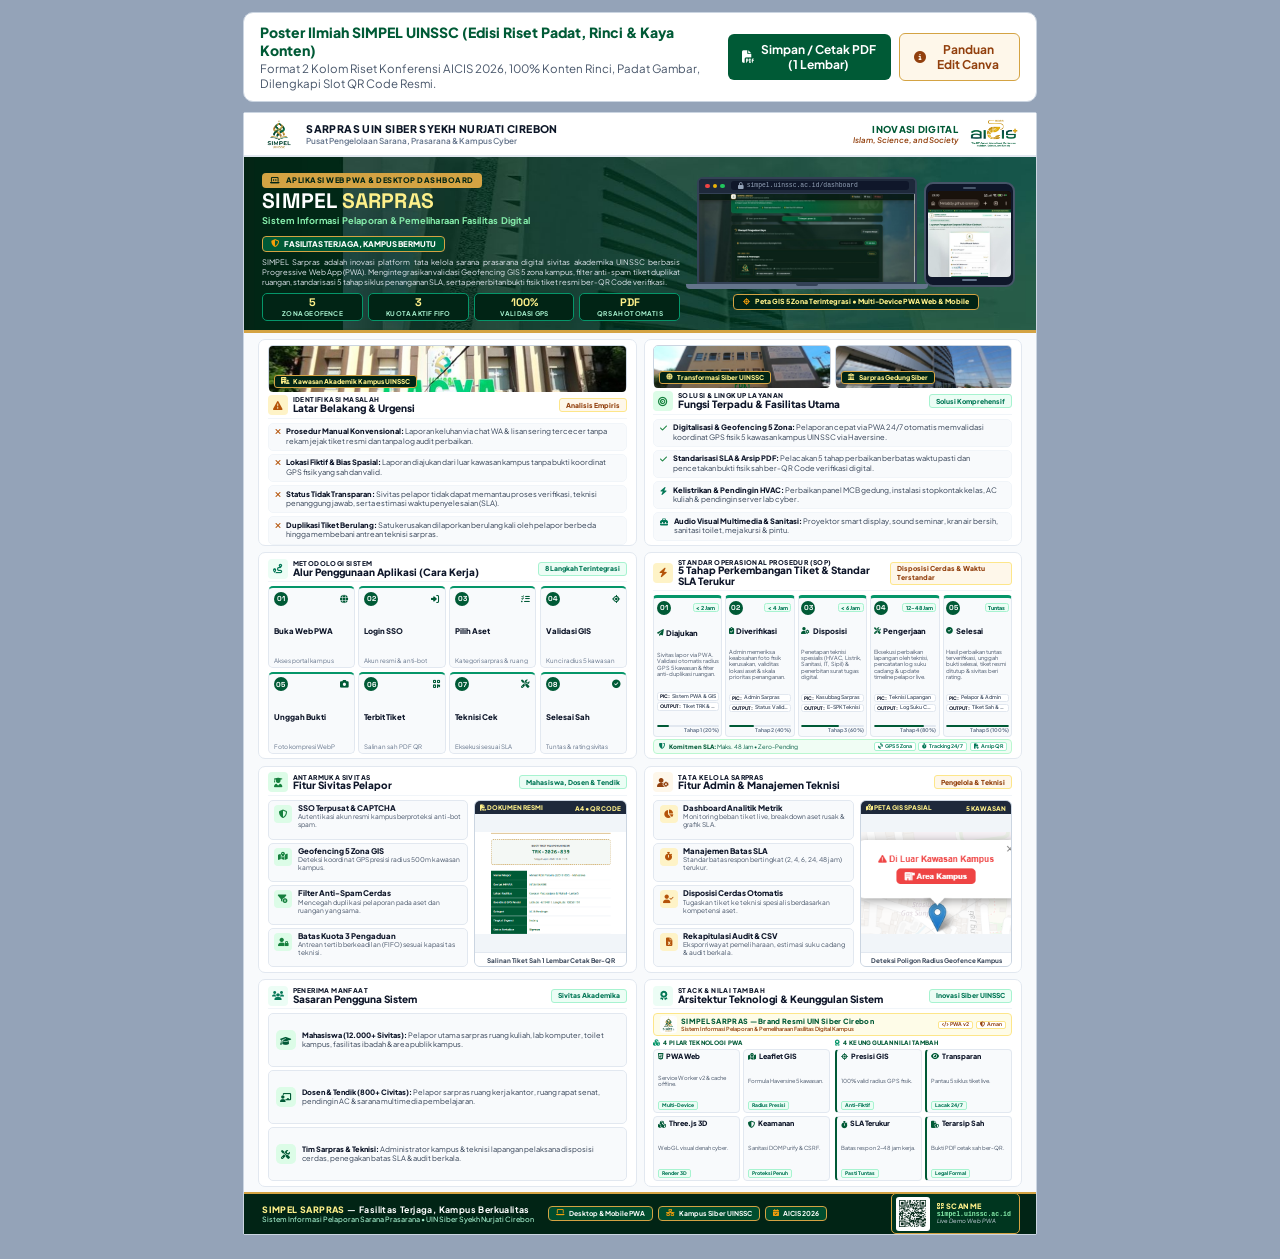
<file: poster.html>
<!DOCTYPE html>
<html lang="id">

<head>
    <meta charset="UTF-8">
    <meta name="viewport" content="width=device-width, initial-scale=1.0">
    <title>Poster Ilmiah SIMPEL UINSSC - Sistem Informasi Pelaporan Sarpras Kampus</title>
    <link rel="icon" type="image/png" href="assets/img/favicon.png">
    <!-- Google Fonts -->
    <link rel="preconnect" href="https://fonts.googleapis.com">
    <link rel="preconnect" href="https://fonts.gstatic.com" crossorigin>
    <link href="https://fonts.googleapis.com/css2?family=Plus+Jakarta+Sans:wght@400;500;600;700;800;900&family=Space+Grotesk:wght@600;700;800;900&display=swap" rel="stylesheet">
    <!-- Font Awesome Icons -->
    <link rel="stylesheet" href="https://cdnjs.cloudflare.com/ajax/libs/font-awesome/6.4.0/css/all.min.css">

    <style>
        :root {
            --primary: #005a36;
            --primary-dark: #00361f;
            --primary-deep: #012415;
            --primary-light: #e8f5ee;
            --emerald-600: #059669;
            --emerald-500: #10b981;
            --gold: #d4a343;
            --gold-bright: #f59e0b;
            --gold-dark: #92400e;
            --gold-light: #fef7ea;
            --slate-900: #0f172a;
            --slate-800: #1e293b;
            --slate-700: #334155;
            --slate-600: #475569;
            --slate-500: #64748b;
            --slate-300: #cbd5e1;
            --slate-200: #e2e8f0;
            --slate-100: #f1f5f9;
            --slate-50: #f8fafc;
            --white: #ffffff;
        }

        * {
            box-sizing: border-box;
            margin: 0;
            padding: 0;
        }

        body {
            font-family: 'Plus Jakarta Sans', -apple-system, BlinkMacSystemFont, sans-serif;
            background: #94a3b8;
            color: var(--slate-900);
            display: flex;
            flex-direction: column;
            align-items: center;
            min-height: 100vh;
            padding: 12px 6px 24px;
            -webkit-print-color-adjust: exact !important;
            print-color-adjust: exact !important;
        }

        body.pure-artboard {
            padding: 0 !important;
            margin: 0 !important;
            background: #ffffff !important;
        }

        body.pure-artboard .control-toolbar {
            display: none !important;
        }

        /* Screen Control Toolbar */
        .control-toolbar {
            width: 210mm;
            background: #ffffff;
            border-radius: 10px;
            padding: 10px 16px;
            border: 1px solid #cbd5e1;
            margin-bottom: 10px;
            display: flex;
            align-items: center;
            justify-content: space-between;
            gap: 12px;
        }

        .toolbar-info h2 {
            font-size: 14px;
            font-weight: 800;
            color: var(--primary);
            margin-bottom: 2px;
        }

        .toolbar-info p {
            font-size: 11.5px;
            color: var(--slate-600);
        }

        .toolbar-actions {
            display: flex;
            align-items: center;
            gap: 8px;
        }

        .btn-action {
            display: inline-flex;
            align-items: center;
            gap: 6px;
            padding: 8px 14px;
            border-radius: 6px;
            font-size: 12px;
            font-weight: 700;
            font-family: inherit;
            cursor: pointer;
            transition: all 0.2s ease;
            text-decoration: none;
            border: none;
        }

        .btn-print {
            background: var(--primary);
            color: #ffffff;
        }

        .btn-print:hover {
            background: var(--primary-dark);
        }

        .btn-canva-guide {
            background: var(--gold-light);
            color: var(--gold-dark);
            border: 1px solid #d4a343;
        }

        .btn-canva-guide:hover {
            background: #faecd5;
        }

        /* ==========================================================================
           POSTER ARTBOARD - TEPAT 1 HALAMAN A4 FULL PADAT (210mm x 297mm)
           Format Riset Konferensi Ilmiah: AICIS 2026 & Kampus Siber UINSSC
           ========================================================================== */
        .poster-artboard {
            width: 210mm;
            height: 297mm;
            max-height: 297mm;
            background: #f8fafc;
            display: flex;
            flex-direction: column;
            justify-content: space-between;
            position: relative;
            box-sizing: border-box;
            border-radius: 2px;
            border: 1px solid #cbd5e1;
        }

        /* 1. TOP INSTITUTION HEADER */
        .top-inst-header {
            background: #ffffff;
            padding: 4.5px 18px;
            display: flex;
            align-items: center;
            justify-content: space-between;
            border-bottom: 2px solid #e2e8f0;
            flex-shrink: 0;
            height: 44px;
        }

        .header-brand-left {
            display: flex;
            align-items: center;
            gap: 10px;
        }

        .inst-logo-img {
            width: 34px;
            height: 34px;
            object-fit: contain;
        }

        .brand-text-block {
            display: flex;
            flex-direction: column;
        }

        .inst-title-main {
            font-size: 10.5px;
            font-weight: 900;
            color: #0b1526;
            letter-spacing: 0.4px;
            text-transform: uppercase;
        }

        .inst-title-sub {
            font-size: 8.2px;
            font-weight: 600;
            color: var(--slate-500);
        }

        .header-brand-right {
            display: flex;
            align-items: center;
            gap: 12px;
            text-align: right;
        }

        .tag-digital-block {
            display: flex;
            flex-direction: column;
        }

        .tag-digital-title {
            font-size: 9.5px;
            font-weight: 800;
            color: var(--primary);
            letter-spacing: 0.3px;
        }

        .tag-digital-sub {
            font-size: 7.8px;
            font-weight: 600;
            color: var(--gold-dark);
            font-style: italic;
        }

        .aicis-logo-img {
            height: 32px;
            width: auto;
            object-fit: contain;
        }

        /* 2. HERO BANNER WITH DUAL DEVICE SHOWCASE */
        .hero-banner-section {
            background-color: #00361f;
            background-image: url('assets/img/hero_campus_bg.jpg');
            background-size: cover;
            background-position: center;
            background-repeat: no-repeat;
            color: #ffffff;
            padding: 8.5px 18px 8.5px;
            border-bottom: 3px solid var(--gold);
            flex-shrink: 0;
            position: relative;
        }

        .hero-banner-inner {
            display: grid;
            grid-template-columns: 1.24fr 0.96fr;
            gap: 14px;
            align-items: center;
        }

        .hero-badge-pill {
            display: inline-flex;
            align-items: center;
            gap: 5px;
            background: #d4a343;
            color: #012415;
            font-size: 7.6px;
            font-weight: 900;
            letter-spacing: 0.5px;
            padding: 2.5px 8px;
            border-radius: 4px;
            text-transform: uppercase;
            margin-bottom: 2.5px;
        }

        .hero-main-title {
            font-family: 'Space Grotesk', sans-serif;
            font-size: 21px;
            font-weight: 900;
            line-height: 1.05;
            color: #ffffff;
            letter-spacing: 0.2px;
            margin-bottom: 2px;
        }

        .hero-main-title span {
            color: #fef08a;
        }

        .hero-app-name {
            font-size: 9.2px;
            font-weight: 700;
            color: #86efac;
            margin-bottom: 3px;
            letter-spacing: 0.2px;
        }

        .hero-tagline-box {
            display: inline-flex;
            align-items: center;
            gap: 5px;
            background: #005a36;
            border: 1px solid var(--gold);
            padding: 2px 8px;
            border-radius: 4px;
            font-size: 7.8px;
            font-weight: 800;
            color: #ffffff;
            margin-bottom: 4.5px;
        }

        .hero-tagline-box i {
            color: var(--gold-bright);
        }

        .hero-desc-para {
            font-size: 7.6px;
            line-height: 1.34;
            color: #e2e8f0;
            margin-bottom: 6px;
            text-align: justify;
        }

        .hero-stat-pills {
            display: grid;
            grid-template-columns: repeat(4, 1fr);
            gap: 5px;
        }

        .hero-pill-box {
            background: #012415;
            border: 1px solid #059669;
            border-radius: 5px;
            padding: 3px 4px;
            text-align: center;
        }

        .hero-pill-num {
            font-family: 'Space Grotesk', sans-serif;
            font-size: 11px;
            font-weight: 900;
            color: #fef08a;
            line-height: 1;
        }

        .hero-pill-label {
            font-size: 6.5px;
            font-weight: 700;
            color: #a7f3d0;
            text-transform: uppercase;
            letter-spacing: 0.2px;
            margin-top: 1px;
        }

        /* Dual-Device Showcase */
        .hero-desktop-showcase {
            display: flex;
            flex-direction: column;
            align-items: center;
            justify-content: center;
            position: relative;
        }

        .devices-dual-row {
            display: flex;
            align-items: flex-end;
            justify-content: center;
            gap: 7px;
            width: 100%;
        }

        .laptop-device-unit {
            width: 68%;
            display: flex;
            flex-direction: column;
            align-items: center;
        }

        .desktop-device-frame {
            width: 100%;
            background: #0f172a;
            border: 2px solid #334155;
            border-radius: 6px 6px 0 0;
            box-sizing: border-box;
        }

        .desktop-browser-bar {
            background: #1e293b;
            padding: 2.5px 6px;
            display: flex;
            align-items: center;
            gap: 6px;
            border-bottom: 1px solid #334155;
            border-radius: 4px 4px 0 0;
        }

        .browser-dots {
            display: flex;
            gap: 3px;
        }

        .b-dot {
            width: 4.5px;
            height: 4.5px;
            border-radius: 50%;
        }
        .b-red { background: #ef4444; }
        .b-yellow { background: #eab308; }
        .b-green { background: #22c55e; }

        .browser-url-pill {
            background: #0f172a;
            color: #94a3b8;
            font-size: 6.4px;
            font-family: monospace;
            padding: 1px 7px;
            border-radius: 3px;
            display: flex;
            align-items: center;
            gap: 3px;
            flex: 1;
        }

        .desktop-screen-viewport {
            width: 100%;
            height: 88px;
            background: #022c22;
        }

        .desktop-screen-viewport img {
            width: 100%;
            height: 88px;
            object-fit: cover;
            object-position: top center;
            display: block;
        }

        .laptop-bottom-base {
            width: 110%;
            height: 5px;
            background: #64748b;
            border-radius: 0 0 4px 4px;
            position: relative;
            display: flex;
            justify-content: center;
        }

        .laptop-notch-cut {
            width: 22px;
            height: 2px;
            background: #334155;
            border-radius: 0 0 2px 2px;
        }

        .phone-device-unit {
            width: 28%;
            margin-bottom: 2px;
        }

        .phone-device-frame {
            width: 100%;
            background: #0f172a;
            border: 2px solid #475569;
            border-radius: 9px;
            padding: 3px 2px 4px;
            box-sizing: border-box;
            display: flex;
            flex-direction: column;
            align-items: center;
        }

        .phone-speaker-notch {
            width: 13px;
            height: 2px;
            background: #475569;
            border-radius: 2px;
            margin-bottom: 2px;
        }

        .phone-screen-viewport {
            width: 100%;
            height: 86px;
            border-radius: 4px;
            background: #000;
        }

        .phone-screen-viewport img {
            width: 100%;
            height: 86px;
            object-fit: cover;
            object-position: top center;
            display: block;
            border-radius: 4px;
        }

        .phone-home-indicator {
            width: 15px;
            height: 2px;
            background: #64748b;
            border-radius: 1px;
            margin-top: 2px;
        }

        .hero-laptop-tag {
            margin-top: 5px;
            background: #012415;
            border: 1px solid var(--gold);
            padding: 2.5px 9px;
            border-radius: 4px;
            font-size: 7px;
            font-weight: 800;
            color: #fef08a;
            display: flex;
            align-items: center;
            gap: 5px;
        }

        /* ==========================================================================
           3. MAIN BODY - FULL PADAT DUAL-COLUMN RESEARCH DASHBOARD (NO EMPTY GAPS)
           ========================================================================== */
        .poster-dual-columns {
            flex: 1 1 auto;
            padding: 6px 14px 5px;
            display: grid;
            grid-template-columns: minmax(0, 1fr) minmax(0, 1fr);
            gap: 7px;
            background: transparent;
            box-sizing: border-box;
            width: 100%;
            max-width: 100%;
        }

        .poster-col {
            display: flex;
            flex-direction: column;
            gap: 6.5px;
            height: 100%;
            min-width: 0;
            overflow: hidden;
        }

        /* Generic Card Styling - Padat, Kokoh & Proporsional Merata */
        .academic-card {
            background: #ffffff;
            border: 1.5px solid #e2e8f0;
            border-radius: 7px;
            padding: 5.5px 8.5px 4.5px;
            display: flex;
            flex-direction: column;
            flex: 1 1 0;
            min-height: 0;
            min-width: 0;
            box-sizing: border-box;
            overflow: hidden;
        }

        .card-header-bar {
            display: flex;
            align-items: center;
            justify-content: space-between;
            margin-bottom: 4px;
            padding-bottom: 2.5px;
            border-bottom: 1.5px solid #f1f5f9;
            flex-shrink: 0;
        }

        .card-header-left {
            display: flex;
            align-items: center;
            gap: 5px;
        }

        .card-icon-box {
            width: 20px;
            height: 20px;
            border-radius: 4px;
            display: flex;
            align-items: center;
            justify-content: center;
            font-size: 9.5px;
            flex-shrink: 0;
        }

        .icon-amber-tone   { background: #fef3c7; color: #b45309; }
        .icon-green-tone   { background: #dcfce7; color: #15803d; }
        .icon-emerald-tone { background: #ecfdf5; color: #047857; }
        .icon-gold-tone    { background: #fef7ea; color: #92400e; }

        .card-tag-small {
            font-size: 6.6px;
            font-weight: 800;
            text-transform: uppercase;
            letter-spacing: 0.4px;
            color: var(--slate-400);
            display: block;
            line-height: 1;
        }

        .card-title-main {
            font-size: 10px;
            font-weight: 900;
            color: #0f172a;
            line-height: 1.1;
        }

        .card-pill-tag {
            font-size: 6.8px;
            font-weight: 800;
            padding: 1.5px 6px;
            border-radius: 3px;
        }

        .tag-green-sub {
            background: #ecfdf5;
            color: #047857;
            border: 1px solid #a7f3d0;
        }

        .tag-gold-sub {
            background: #fef7ea;
            color: #92400e;
            border: 1px solid #fde68a;
        }

        /* Photo Banner Strips - Proporsional & Mengisi Ruang */
        .card-photo-strip {
            height: 46px;
            border-radius: 5px;
            position: relative;
            margin-bottom: 4px;
            border: 1px solid #cbd5e1;
            flex-shrink: 0;
        }

        .card-photo-strip img {
            width: 100%;
            height: 46px;
            object-fit: cover;
            display: block;
            border-radius: 4px;
        }

        .photo-overlay-tag {
            position: absolute;
            bottom: 2.5px;
            left: 5px;
            background: #012415;
            color: #fef08a;
            font-size: 6.6px;
            font-weight: 800;
            padding: 1.5px 6px;
            border-radius: 3px;
            display: flex;
            align-items: center;
            gap: 4px;
            border: 1px solid #d4a343;
        }

        .dual-photo-row {
            display: grid;
            grid-template-columns: 1fr 1fr;
            gap: 4px;
            margin-bottom: 4px;
            flex-shrink: 0;
        }

        .dual-photo-row .card-photo-strip {
            height: 42px;
            margin-bottom: 0;
        }

        .dual-photo-row .card-photo-strip img {
            height: 42px;
        }

        /* Bullet List Items - Mengisi Vertikal Penuh */
        .bullet-list-col {
            display: flex;
            flex-direction: column;
            justify-content: space-between;
            gap: 3px;
            flex: 1;
            min-height: 0;
        }

        .bullet-item-box {
            background: #f8fafc;
            border: 1px solid #f1f5f9;
            border-radius: 5px;
            padding: 3.5px 6px;
            display: flex;
            align-items: flex-start;
            gap: 5.5px;
            flex: 1;
        }

        .bullet-item-box i {
            font-size: 8px;
            margin-top: 1px;
            flex-shrink: 0;
        }

        .bullet-item-text {
            font-size: 7.5px;
            color: var(--slate-700);
            line-height: 1.28;
        }

        .bullet-item-text strong {
            color: #0f172a;
            font-weight: 800;
        }

        .bullet-amber   { color: #b45309; }
        .bullet-green   { color: #15803d; }
        .bullet-emerald { color: #047857; }

        /* Stepper 8-Grid (Cara Kerja Alur 4x2 - Tampilan Rapi, Proporsional & Presisi) */
        .stepper-4x2-grid {
            display: grid;
            grid-template-columns: repeat(4, minmax(0, 1fr));
            grid-template-rows: 1fr 1fr;
            gap: 3.5px;
            flex: 1;
            min-height: 0;
            min-width: 0;
        }

        .step-mini-node {
            background: #f8fafc;
            border: 1px solid #e2e8f0;
            border-top: 2.5px solid #059669;
            border-radius: 5px;
            padding: 3.5px 5px 3px;
            display: flex;
            flex-direction: column;
            justify-content: space-between;
            min-width: 0;
            overflow: hidden;
            box-sizing: border-box;
        }

        .step-card-head {
            display: flex;
            align-items: center;
            justify-content: space-between;
            margin-bottom: 1.5px;
            min-width: 0;
        }

        .step-num-pill {
            width: 14px;
            height: 14px;
            border-radius: 50%;
            background: #005a36;
            color: #ffffff;
            font-family: 'Space Grotesk', sans-serif;
            font-size: 7.2px;
            font-weight: 900;
            display: flex;
            align-items: center;
            justify-content: center;
            line-height: 1;
            flex-shrink: 0;
        }

        .step-card-ico {
            font-size: 8.5px;
            color: #005a36;
            flex-shrink: 0;
        }

        .step-title-text {
            font-size: 7.8px;
            font-weight: 900;
            color: #0f172a;
            line-height: 1.15;
            white-space: nowrap;
            overflow: hidden;
            text-overflow: ellipsis;
            margin-bottom: 1px;
        }

        .step-desc-text {
            font-size: 6.2px;
            color: var(--slate-500);
            line-height: 1.15;
            white-space: nowrap;
            overflow: hidden;
            text-overflow: ellipsis;
        }

        /* Fitur Split Wrap (List + Visual Showcase) */
        .feature-split-layout {
            display: grid;
            grid-template-columns: 1.25fr 0.95fr;
            gap: 6px;
            align-items: stretch;
            flex: 1;
            min-height: 0;
        }

        .feature-mini-four {
            display: grid;
            grid-template-columns: 1fr;
            grid-template-rows: repeat(4, 1fr);
            gap: 3px;
        }

        .feat-box-unit {
            background: #f8fafc;
            border: 1px solid #e2e8f0;
            border-radius: 5px;
            padding: 3px 5.5px;
            display: flex;
            align-items: flex-start;
            gap: 5.5px;
        }

        .feat-box-unit h5 {
            font-size: 7.8px;
            font-weight: 900;
            color: #0f172a;
            line-height: 1.1;
            margin-bottom: 1px;
        }

        .feat-box-unit p {
            font-size: 6.6px;
            color: var(--slate-600);
            line-height: 1.18;
        }

        .feat-unit-icon {
            width: 18px;
            height: 18px;
            border-radius: 4px;
            display: flex;
            align-items: center;
            justify-content: center;
            font-size: 8.5px;
            flex-shrink: 0;
            margin-top: 1px;
        }

        .ui-thumbnail-box {
            background: #f1f5f9;
            border: 1.5px solid #cbd5e1;
            border-radius: 6px;
            display: flex;
            flex-direction: column;
            justify-content: space-between;
        }

        .ui-thumb-top {
            background: #1e293b;
            color: #ffffff;
            padding: 2.5px 5px;
            font-size: 6.4px;
            font-weight: 800;
            display: flex;
            align-items: center;
            justify-content: space-between;
            border-top-left-radius: 5px;
            border-top-right-radius: 5px;
        }

        .ui-thumb-top span {
            color: #fef08a;
        }

        .ui-thumb-img-wrap {
            width: 100%;
            height: 102px;
            background: #ffffff;
            display: flex;
            align-items: center;
            justify-content: center;
        }

        .ui-thumb-img-wrap img {
            width: 100%;
            height: 102px;
            object-fit: cover;
            display: block;
        }

        .ui-thumb-caption {
            background: #ffffff;
            padding: 2.5px 5px;
            font-size: 6.4px;
            font-weight: 700;
            color: var(--slate-700);
            border-top: 1px solid #e2e8f0;
            text-align: center;
            border-bottom-left-radius: 5px;
            border-bottom-right-radius: 5px;
        }

        /* Sasaran 3 Items Stack Vertikal - Mengisi Penuh */
        .sasaran-3-rows-wrap {
            display: flex;
            flex-direction: column;
            justify-content: space-between;
            gap: 3.5px;
            flex: 1;
            min-height: 0;
        }

        .sasaran-row-card {
            background: #f8fafc;
            border: 1px solid #e2e8f0;
            border-radius: 5px;
            padding: 4px 7px;
            display: flex;
            align-items: center;
            gap: 6.5px;
            flex: 1;
        }

        .sasaran-icon-badge {
            width: 20px;
            height: 20px;
            border-radius: 5px;
            background: #dcfce7;
            color: var(--primary);
            display: flex;
            align-items: center;
            justify-content: center;
            font-size: 9px;
            flex-shrink: 0;
        }

        .sasaran-unit-text {
            font-size: 7.4px;
            color: var(--slate-700);
            line-height: 1.28;
        }

        .sasaran-unit-text strong {
            color: #0f172a;
            font-weight: 800;
        }

        /* 5 Tahap SLA Pipeline Stepper (Padat, Terisi Penuh, Seragam & Proporsional) */
        .sla-pipeline-grid {
            display: grid;
            grid-template-columns: repeat(5, minmax(0, 1fr));
            gap: 3px;
            flex: 1;
            min-height: 0;
            min-width: 0;
            margin-bottom: 2.5px;
        }

        .sla-step-item {
            background: #f8fafc;
            border: 1px solid #e2e8f0;
            border-top: 3px solid #059669;
            border-radius: 4px;
            padding: 3px 2.5px 2px;
            display: flex;
            flex-direction: column;
            justify-content: space-between;
            min-width: 0;
            overflow: hidden;
            box-sizing: border-box;
        }

        .sla-step-top {
            display: flex;
            align-items: center;
            justify-content: space-between;
            margin-bottom: 1px;
            min-width: 0;
        }

        .sla-step-badge {
            width: 14px;
            height: 14px;
            border-radius: 50%;
            background: #005a36;
            color: #ffffff;
            font-family: 'Space Grotesk', sans-serif;
            font-size: 7.2px;
            font-weight: 900;
            display: flex;
            align-items: center;
            justify-content: center;
            line-height: 1;
            flex-shrink: 0;
        }

        .sla-time-pill {
            font-size: 5.4px;
            font-weight: 800;
            background: #ecfdf5;
            color: #047857;
            border: 1px solid #a7f3d0;
            padding: 0.8px 2.5px;
            border-radius: 2.5px;
            line-height: 1;
            white-space: nowrap;
        }

        .sla-step-title-wrap {
            display: flex;
            align-items: center;
            gap: 2.5px;
            margin-bottom: 1px;
            min-width: 0;
        }

        .sla-step-icon {
            font-size: 6.8px;
            color: #005a36;
            flex-shrink: 0;
        }

        .sla-step-title {
            font-size: 7.6px;
            font-weight: 900;
            color: #0f172a;
            line-height: 1.15;
            white-space: nowrap;
            overflow: hidden;
            text-overflow: ellipsis;
        }

        .sla-step-desc {
            font-size: 5.6px;
            color: #475569;
            line-height: 1.15;
            margin-bottom: 1.5px;
            word-break: break-word;
        }

        .sla-meta-stack {
            display: flex;
            flex-direction: column;
            gap: 1.2px;
            margin-bottom: 1.5px;
            min-width: 0;
        }

        .sla-meta-pill {
            background: #ffffff;
            border: 1px solid #e2e8f0;
            border-radius: 2.5px;
            padding: 0.8px 2px;
            display: flex;
            align-items: center;
            gap: 2px;
            font-size: 5.3px;
            line-height: 1;
            min-width: 0;
            box-sizing: border-box;
        }

        .sla-meta-label {
            font-weight: 800;
            color: #0f172a;
            text-transform: uppercase;
            font-size: 4.8px;
            flex-shrink: 0;
        }

        .sla-meta-val {
            color: var(--slate-600);
            font-weight: 600;
            white-space: nowrap;
            overflow: hidden;
            text-overflow: ellipsis;
            font-size: 5.2px;
        }

        .sla-progress-wrap {
            display: flex;
            flex-direction: column;
            gap: 1px;
            min-width: 0;
        }

        .sla-progress-bar {
            width: 100%;
            height: 2px;
            background: #e2e8f0;
            border-radius: 1.5px;
            overflow: hidden;
        }

        .sla-progress-fill {
            height: 100%;
            background: #005a36;
            border-radius: 1.5px;
        }

        .sla-progress-fill.fill-20 { width: 20%; }
        .sla-progress-fill.fill-40 { width: 40%; }
        .sla-progress-fill.fill-60 { width: 60%; }
        .sla-progress-fill.fill-80 { width: 80%; }
        .sla-progress-fill.fill-100 { width: 100%; }

        .sla-progress-num {
            font-size: 5.2px;
            font-weight: 700;
            color: var(--slate-500);
            text-align: right;
            line-height: 1;
        }

        /* SLA Service Level Commitment Banner */
        .sla-guarantee-strip {
            background: #f0fdf4;
            border: 1px solid #bbf7d0;
            border-radius: 4px;
            padding: 2px 4.5px;
            display: flex;
            align-items: center;
            justify-content: space-between;
            flex-shrink: 0;
            gap: 3px;
            min-width: 0;
            overflow: hidden;
            box-sizing: border-box;
        }

        .sla-guarantee-left {
            display: flex;
            align-items: center;
            gap: 3px;
            font-size: 6px;
            color: #065f46;
            min-width: 0;
            overflow: hidden;
            white-space: nowrap;
            text-overflow: ellipsis;
        }

        .sla-guarantee-left i {
            font-size: 6.8px;
            color: #047857;
            flex-shrink: 0;
        }

        .sla-guarantee-left strong {
            font-weight: 900;
            color: #005a36;
        }

        .sla-guarantee-badges {
            display: flex;
            align-items: center;
            gap: 2.5px;
            flex-shrink: 0;
        }

        .sla-badge-sub {
            background: #ffffff;
            border: 1px solid #a7f3d0;
            color: #047857;
            font-size: 5.2px;
            font-weight: 700;
            padding: 0.8px 3px;
            border-radius: 2px;
            display: flex;
            align-items: center;
            gap: 2px;
            line-height: 1;
            white-space: nowrap;
        }

        /* Teknologi & Nilai Lebih Split 50/50 Simetris & Harmonis */
        .tech-value-container {
            display: flex;
            flex-direction: column;
            gap: 3px;
            flex: 1;
            min-height: 0;
            min-width: 0;
        }

        /* Full-width Brand Banner Strip di bagian atas kartu R4 */
        .tech-brand-banner {
            background: #fefce8;
            border: 1.2px solid #fde68a;
            border-radius: 4px;
            padding: 2px 5.5px;
            display: flex;
            align-items: center;
            justify-content: space-between;
            flex-shrink: 0;
            min-width: 0;
            overflow: hidden;
            box-sizing: border-box;
        }

        .tech-brand-left {
            display: flex;
            align-items: center;
            gap: 4.5px;
            min-width: 0;
            overflow: hidden;
        }

        .brand-mini-emblem {
            width: 17px;
            height: 17px;
            object-fit: contain;
            display: block;
            border-radius: 3px;
            flex-shrink: 0;
        }

        .brand-banner-text {
            display: flex;
            flex-direction: column;
            line-height: 1.1;
            min-width: 0;
            overflow: hidden;
        }

        .brand-banner-name {
            font-size: 7.2px;
            font-weight: 900;
            color: #005a36;
            letter-spacing: 0.3px;
            white-space: nowrap;
            overflow: hidden;
            text-overflow: ellipsis;
        }

        .brand-banner-desc {
            font-size: 5.6px;
            color: #92400e;
            font-weight: 600;
            white-space: nowrap;
            overflow: hidden;
            text-overflow: ellipsis;
        }

        .tech-brand-tags {
            display: flex;
            align-items: center;
            gap: 3px;
            flex-shrink: 0;
        }

        .brand-sub-tag {
            background: #ffffff;
            border: 1px solid #fde68a;
            color: #92400e;
            font-size: 5.2px;
            font-weight: 700;
            padding: 0.8px 3px;
            border-radius: 2px;
            display: flex;
            align-items: center;
            gap: 2px;
            line-height: 1;
            white-space: nowrap;
        }

        /* 2 Kolom Seimbang: Sisi Kiri (Teknologi) & Sisi Kanan (Keunggulan) */
        .tech-clean-split {
            display: grid;
            grid-template-columns: minmax(0, 1fr) minmax(0, 1fr);
            gap: 5px;
            align-items: stretch;
            flex: 1;
            min-height: 0;
            min-width: 0;
        }

        .tech-col-half,
        .value-col-half {
            display: flex;
            flex-direction: column;
            gap: 2px;
            min-height: 0;
            min-width: 0;
            overflow: hidden;
        }

        .sub-column-title {
            font-size: 6px;
            font-weight: 800;
            color: #005a36;
            text-transform: uppercase;
            letter-spacing: 0.3px;
            display: flex;
            align-items: center;
            gap: 3px;
            margin-bottom: 0.5px;
            flex-shrink: 0;
            white-space: nowrap;
            overflow: hidden;
            text-overflow: ellipsis;
        }

        .sub-column-title i {
            font-size: 6.5px;
            color: #059669;
        }

        .tech-2x2-box,
        .val-clean-grid {
            display: grid;
            grid-template-columns: minmax(0, 1fr) minmax(0, 1fr);
            grid-template-rows: 1fr 1fr;
            gap: 3px;
            flex: 1;
            min-height: 0;
            min-width: 0;
        }

        .tech-badge-card,
        .val-clean-card {
            background: #f8fafc;
            border: 1px solid #e2e8f0;
            border-radius: 4px;
            padding: 3px 4px 2.5px;
            display: flex;
            flex-direction: column;
            justify-content: space-between;
            min-width: 0;
            overflow: hidden;
            box-sizing: border-box;
        }

        .tech-badge-title,
        .val-card-title-row {
            display: flex;
            align-items: center;
            gap: 3px;
            font-size: 7.2px;
            font-weight: 900;
            color: #0f172a;
            line-height: 1.15;
            white-space: nowrap;
            overflow: hidden;
            text-overflow: ellipsis;
            margin-bottom: 1px;
        }

        .tech-badge-title i,
        .val-card-title-row i {
            font-size: 7.2px;
            flex-shrink: 0;
        }

        .tech-badge-detail,
        .val-card-desc {
            font-size: 5.6px;
            color: var(--slate-600);
            line-height: 1.15;
            margin-bottom: 1.5px;
            word-break: break-word;
        }

        .tech-mini-pill,
        .val-mini-pill {
            align-self: flex-start;
            font-size: 5px;
            font-weight: 800;
            padding: 0.8px 3px;
            border-radius: 2px;
            line-height: 1;
            white-space: nowrap;
        }

        .tech-mini-pill,
        .val-mini-pill {
            align-self: flex-start;
            font-size: 5px;
            font-weight: 800;
            padding: 0.8px 3px;
            border-radius: 2px;
            line-height: 1;
            white-space: nowrap;
            background: #ecfdf5;
            color: #047857;
            border: 1px solid #a7f3d0;
        }

        .val-clean-card {
            border-left: 2.5px solid #005a36 !important;
        }

        /* 4. BOTTOM FOOTER BAR WITH INTEGRATED QR CODE SLOT */
        .poster-bottom-footer {
            background: #012415;
            color: #ffffff;
            padding: 3px 16px 3px 18px;
            display: flex;
            align-items: center;
            justify-content: space-between;
            border-top: 2px solid var(--gold);
            flex-shrink: 0;
            height: 42px;
            box-sizing: border-box;
        }

        .footer-left-block {
            display: flex;
            align-items: center;
            gap: 14px;
        }

        .footer-tagline-text {
            display: flex;
            flex-direction: column;
        }

        .footer-tagline-bold {
            font-size: 8.8px;
            font-weight: 900;
            color: #fef08a;
            letter-spacing: 0.4px;
        }

        .footer-tagline-bold span {
            color: #ffffff;
            font-weight: 700;
        }

        .footer-inst-name {
            font-size: 7.2px;
            color: #a7f3d0;
            font-weight: 500;
        }

        .footer-meta-pills {
            display: flex;
            align-items: center;
            gap: 5px;
        }

        .footer-pill-item {
            background: #004d2e;
            border: 1px solid var(--gold);
            padding: 2px 7px;
            border-radius: 4px;
            font-size: 6.8px;
            font-weight: 700;
            color: #ffffff;
            display: flex;
            align-items: center;
            gap: 4px;
        }

        .footer-pill-item i {
            color: var(--gold-bright);
        }

        /* Dedicated Official QR Code Slot */
        .footer-qr-slot {
            display: flex;
            align-items: center;
            gap: 7px;
            background: #00361f;
            border: 1px solid var(--gold);
            padding: 2.5px 8px 2.5px 3.5px;
            border-radius: 5px;
            flex-shrink: 0;
        }

        .qr-code-img-frame {
            width: 34px;
            height: 34px;
            background: #ffffff;
            border-radius: 3px;
            padding: 1.5px;
            display: flex;
            align-items: center;
            justify-content: center;
            box-sizing: border-box;
            flex-shrink: 0;
        }

        .qr-code-img-frame img {
            width: 100%;
            height: 100%;
            object-fit: contain;
            display: block;
        }

        .qr-slot-text {
            display: flex;
            flex-direction: column;
            line-height: 1.15;
        }

        .qr-badge-title {
            font-size: 7.4px;
            font-weight: 900;
            color: #fef08a;
            display: flex;
            align-items: center;
            gap: 3px;
            letter-spacing: 0.3px;
        }

        .qr-sub-url {
            font-size: 6.5px;
            font-family: monospace;
            color: #86efac;
            font-weight: 700;
        }

        .qr-action-note {
            font-size: 5.8px;
            color: #cbd5e1;
            font-style: italic;
        }

        /* ==========================================================================
           PRINT MEDIA QUERIES - TEPAT 1 LEMBAR A4 FULL TANPA OVERFLOW
           ========================================================================== */
        @media print {
            * {
                box-shadow: none !important;
                text-shadow: none !important;
                filter: none !important;
                -webkit-filter: none !important;
                opacity: 1 !important;
            }

            html, body {
                background: #ffffff !important;
                padding: 0 !important;
                margin: 0 !important;
                width: 210mm !important;
                max-width: 210mm !important;
                height: 297mm !important;
                max-height: 297mm !important;
                overflow: hidden !important;
                box-sizing: border-box !important;
            }

            .control-toolbar {
                display: none !important;
            }

            .poster-artboard {
                width: 210mm !important;
                max-width: 210mm !important;
                height: 297mm !important;
                max-height: 297mm !important;
                box-shadow: none !important;
                border: none !important;
                border-radius: 0 !important;
                page-break-inside: avoid !important;
                page-break-after: avoid !important;
                page-break-before: avoid !important;
                margin: 0 !important;
                background: #f8fafc !important;
                box-sizing: border-box !important;
                overflow: hidden !important;
            }

            .poster-dual-columns {
                background: transparent !important;
            }

            .academic-card,
            .step-mini-node,
            .sla-step-item,
            .val-clean-card,
            .tech-badge-card {
                isolation: isolate !important;
                page-break-inside: avoid !important;
            }

            @page {
                size: A4 portrait;
                margin: 0;
            }
        }
    </style>
</head>

<body>

    <!-- Control Toolbar (Layar Browser Saja) -->
    <div class="control-toolbar">
        <div class="toolbar-info">
            <h2>Poster Ilmiah SIMPEL UINSSC (Edisi Riset Padat, Rinci & Kaya Konten)</h2>
            <p>Format 2 Kolom Riset Konferensi AICIS 2026, 100% Konten Rinci, Padat Gambar, Dilengkapi Slot QR Code Resmi.</p>
        </div>
        <div class="toolbar-actions">
            <button class="btn-action btn-print" onclick="window.print()">
                <i class="fa-solid fa-file-pdf"></i> Simpan / Cetak PDF (1 Lembar)
            </button>
            <button class="btn-action btn-canva-guide" onclick="showCanvaInstructions()">
                <i class="fa-solid fa-circle-info"></i> Panduan Edit Canva
            </button>
        </div>
    </div>

    <!-- POSTER ARTBOARD - TEPAT 1 HALAMAN A4 FULL PADAT (210mm x 297mm) -->
    <main class="poster-artboard" id="posterCanvas">

        <!-- 1. TOP INSTITUTION HEADER (Dua Logo Resmi: UINSSC & AICIS+ 2026) -->
        <header class="top-inst-header">
            <div class="header-brand-left">
                <img src="assets/img/logo.png" alt="Logo UINSSC" class="inst-logo-img">
                <div class="brand-text-block">
                    <span class="inst-title-main">SARPRAS UIN SIBER SYEKH NURJATI CIREBON</span>
                    <span class="inst-title-sub">Pusat Pengelolaan Sarana, Prasarana &amp; Kampus Cyber</span>
                </div>
            </div>
            <div class="header-brand-right">
                <div class="tag-digital-block">
                    <span class="tag-digital-title">INOVASI DIGITAL</span>
                    <span class="tag-digital-sub">Islam, Science, and Society</span>
                </div>
                <img src="assets/img/logo_aicis.png" alt="Logo AICIS+ 2026" class="aicis-logo-img">
            </div>
        </header>

        <!-- 2. HERO BANNER WITH PRE-BAKED CAMPUS BG & DUAL DEVICE SHOWCASE -->
        <section class="hero-banner-section">
            <div class="hero-banner-inner">
                <div class="hero-text-col">
                    <div class="hero-badge-pill">
                        <i class="fa-solid fa-laptop-code"></i> APLIKASI WEB PWA &amp; DESKTOP DASHBOARD
                    </div>
                    <h1 class="hero-main-title">SIMPEL <span>SARPRAS</span></h1>
                    <div class="hero-app-name">Sistem Informasi Pelaporan &amp; Pemeliharaan Fasilitas Digital</div>
                    <div class="hero-tagline-box">
                        <i class="fa-solid fa-shield-halved"></i> FASILITAS TERJAGA, KAMPUS BERMUTU
                    </div>
                    <p class="hero-desc-para">
                        SIMPEL Sarpras adalah inovasi platform tata kelola sarana prasarana digital sivitas akademika UINSSC berbasis Progressive Web App (PWA). Mengintegrasikan validasi Geofencing GIS 5 zona kampus, filter anti-spam tiket duplikat ruangan, standarisasi 5 tahap siklus penanganan SLA, serta penerbitan bukti fisik tiket resmi ber-QR Code verifikasi.
                    </p>
                    <div class="hero-stat-pills">
                        <div class="hero-pill-box">
                            <div class="hero-pill-num">5</div>
                            <div class="hero-pill-label">Zona Geofence</div>
                        </div>
                        <div class="hero-pill-box">
                            <div class="hero-pill-num">3</div>
                            <div class="hero-pill-label">Kuota Aktif FIFO</div>
                        </div>
                        <div class="hero-pill-box">
                            <div class="hero-pill-num">100%</div>
                            <div class="hero-pill-label">Validasi GPS</div>
                        </div>
                        <div class="hero-pill-box">
                            <div class="hero-pill-num">PDF</div>
                            <div class="hero-pill-label">QR Sah Otomatis</div>
                        </div>
                    </div>
                </div>

                <!-- Right: Dual-Device Showcase (Desktop Laptop + Smartphone Mockup) -->
                <div class="hero-desktop-showcase">
                    <div class="devices-dual-row">
                        <!-- Desktop Laptop Mockup -->
                        <div class="laptop-device-unit">
                            <div class="desktop-device-frame">
                                <div class="desktop-browser-bar">
                                    <div class="browser-dots">
                                        <span class="b-dot b-red"></span>
                                        <span class="b-dot b-yellow"></span>
                                        <span class="b-dot b-green"></span>
                                    </div>
                                    <div class="browser-url-pill">
                                        <i class="fa-solid fa-lock"></i> simpel.uinssc.ac.id/dashboard
                                    </div>
                                </div>
                                <div class="desktop-screen-viewport">
                                    <img src="assets/img/ss_dashboard.jpg" alt="Screen Dashboard Desktop View">
                                </div>
                            </div>
                            <div class="laptop-bottom-base">
                                <div class="laptop-notch-cut"></div>
                            </div>
                        </div>

                        <!-- Smartphone Mobile Mockup -->
                        <div class="phone-device-unit">
                            <div class="phone-device-frame">
                                <div class="phone-speaker-notch"></div>
                                <div class="phone-screen-viewport">
                                    <img src="assets/img/ss_login.jpg" alt="Portal Mobile Login">
                                </div>
                                <div class="phone-home-indicator"></div>
                            </div>
                        </div>
                    </div>

                    <!-- Companion GIS Badge -->
                    <div class="hero-laptop-tag">
                        <i class="fa-solid fa-location-crosshairs" style="color: var(--gold-bright);"></i>
                        <span>Peta GIS 5 Zona Terintegrasi &bull; Multi-Device PWA Web &amp; Mobile</span>
                    </div>
                </div>
            </div>
        </section>

        <!-- 3. MAIN BODY - ASYMMETRIC DUAL-COLUMN RESEARCH DASHBOARD -->
        <div class="poster-dual-columns">

            <!-- ================================================================
                 KOLOM KIRI: SIVITAS, PERMASALAHAN, ALUR KERJA & SASARAN
                 ================================================================ -->
            <div class="poster-col poster-col-left">

                <!-- KARTU L1: Latar Belakang & Identifikasi Masalah (Foto Kampus Fasya) -->
                <div class="academic-card card-urgency">
                    <div class="card-photo-strip">
                        <img src="assets/img/uinssc_fasya.jpg" alt="Kawasan Akademik Kampus">
                        <div class="photo-overlay-tag">
                            <i class="fa-solid fa-building-user"></i> Kawasan Akademik Kampus UINSSC
                        </div>
                    </div>
                    <div class="card-header-bar">
                        <div class="card-header-left">
                            <div class="card-icon-box icon-amber-tone"><i class="fa-solid fa-triangle-exclamation"></i></div>
                            <div>
                                <span class="card-tag-small">Identifikasi Masalah</span>
                                <div class="card-title-main">Latar Belakang &amp; Urgensi</div>
                            </div>
                        </div>
                        <span class="card-pill-tag tag-gold-sub">Analisis Empiris</span>
                    </div>
                    <div class="bullet-list-col">
                        <div class="bullet-item-box">
                            <i class="fa-solid fa-xmark bullet-amber"></i>
                            <div class="bullet-item-text"><strong>Prosedur Manual Konvensional:</strong> Laporan keluhan via chat WA &amp; lisan sering tercecer tanpa rekam jejak tiket resmi dan tanpa log audit perbaikan.</div>
                        </div>
                        <div class="bullet-item-box">
                            <i class="fa-solid fa-xmark bullet-amber"></i>
                            <div class="bullet-item-text"><strong>Lokasi Fiktif &amp; Bias Spasial:</strong> Laporan diajukan dari luar kawasan kampus tanpa bukti koordinat GPS fisik yang sah dan valid.</div>
                        </div>
                        <div class="bullet-item-box">
                            <i class="fa-solid fa-xmark bullet-amber"></i>
                            <div class="bullet-item-text"><strong>Status Tidak Transparan:</strong> Sivitas pelapor tidak dapat memantau proses verifikasi, teknisi penanggung jawab, serta estimasi waktu penyelesaian (SLA).</div>
                        </div>
                        <div class="bullet-item-box">
                            <i class="fa-solid fa-xmark bullet-amber"></i>
                            <div class="bullet-item-text"><strong>Duplikasi Tiket Berulang:</strong> Satu kerusakan dilaporkan berulang kali oleh pelapor berbeda hingga membebani antrean teknisi sarpras.</div>
                        </div>
                    </div>
                </div>

                <!-- KARTU L2: Alur Penggunaan Aplikasi (Metodologi 8 Langkah Kerja) -->
                <div class="academic-card card-workflow">
                    <div class="card-header-bar">
                        <div class="card-header-left">
                            <div class="card-icon-box icon-emerald-tone"><i class="fa-solid fa-route"></i></div>
                            <div>
                                <span class="card-tag-small">Metodologi Sistem</span>
                                <div class="card-title-main">Alur Penggunaan Aplikasi (Cara Kerja)</div>
                            </div>
                        </div>
                        <span class="card-pill-tag tag-green-sub">8 Langkah Terintegrasi</span>
                    </div>
                    <div class="stepper-4x2-grid">
                        <div class="step-mini-node">
                            <div class="step-card-head">
                                <span class="step-num-pill">01</span>
                                <i class="fa-solid fa-globe step-card-ico"></i>
                            </div>
                            <div class="step-title-text">Buka Web PWA</div>
                            <div class="step-desc-text">Akses portal kampus</div>
                        </div>
                        <div class="step-mini-node">
                            <div class="step-card-head">
                                <span class="step-num-pill">02</span>
                                <i class="fa-solid fa-right-to-bracket step-card-ico"></i>
                            </div>
                            <div class="step-title-text">Login SSO</div>
                            <div class="step-desc-text">Akun resmi &amp; anti-bot</div>
                        </div>
                        <div class="step-mini-node">
                            <div class="step-card-head">
                                <span class="step-num-pill">03</span>
                                <i class="fa-solid fa-list-check step-card-ico"></i>
                            </div>
                            <div class="step-title-text">Pilih Aset</div>
                            <div class="step-desc-text">Kategori sarpras &amp; ruang</div>
                        </div>
                        <div class="step-mini-node">
                            <div class="step-card-head">
                                <span class="step-num-pill">04</span>
                                <i class="fa-solid fa-location-crosshairs step-card-ico"></i>
                            </div>
                            <div class="step-title-text">Validasi GIS</div>
                            <div class="step-desc-text">Kunci radius 5 kawasan</div>
                        </div>
                        <div class="step-mini-node">
                            <div class="step-card-head">
                                <span class="step-num-pill">05</span>
                                <i class="fa-solid fa-camera step-card-ico"></i>
                            </div>
                            <div class="step-title-text">Unggah Bukti</div>
                            <div class="step-desc-text">Foto kompresi WebP</div>
                        </div>
                        <div class="step-mini-node">
                            <div class="step-card-head">
                                <span class="step-num-pill">06</span>
                                <i class="fa-solid fa-qrcode step-card-ico"></i>
                            </div>
                            <div class="step-title-text">Terbit Tiket</div>
                            <div class="step-desc-text">Salinan sah PDF QR</div>
                        </div>
                        <div class="step-mini-node">
                            <div class="step-card-head">
                                <span class="step-num-pill">07</span>
                                <i class="fa-solid fa-screwdriver-wrench step-card-ico"></i>
                            </div>
                            <div class="step-title-text">Teknisi Cek</div>
                            <div class="step-desc-text">Eksekusi sesuai SLA</div>
                        </div>
                        <div class="step-mini-node">
                            <div class="step-card-head">
                                <span class="step-num-pill">08</span>
                                <i class="fa-solid fa-circle-check step-card-ico"></i>
                            </div>
                            <div class="step-title-text">Selesai Sah</div>
                            <div class="step-desc-text">Tuntas &amp; rating sivitas</div>
                        </div>
                    </div>
                </div>

                <!-- KARTU L3: Fitur Sivitas Pelapor + Showcase Tiket QR PDF -->
                <div class="academic-card card-pelapor">
                    <div class="card-header-bar">
                        <div class="card-header-left">
                            <div class="card-icon-box icon-green-tone"><i class="fa-solid fa-user-graduate"></i></div>
                            <div>
                                <span class="card-tag-small">Antarmuka Sivitas</span>
                                <div class="card-title-main">Fitur Sivitas Pelapor</div>
                            </div>
                        </div>
                        <span class="card-pill-tag tag-green-sub">Mahasiswa, Dosen &amp; Tendik</span>
                    </div>
                    <div class="feature-split-layout">
                        <div class="feature-mini-four">
                            <div class="feat-box-unit">
                                <div class="feat-unit-icon icon-green-tone"><i class="fa-solid fa-shield-halved"></i></div>
                                <div>
                                    <h5>SSO Terpusat &amp; CAPTCHA</h5>
                                    <p>Autentikasi akun resmi kampus berproteksi anti-bot spam.</p>
                                </div>
                            </div>
                            <div class="feat-box-unit">
                                <div class="feat-unit-icon icon-green-tone"><i class="fa-solid fa-map-location-dot"></i></div>
                                <div>
                                    <h5>Geofencing 5 Zona GIS</h5>
                                    <p>Deteksi koordinat GPS presisi radius 500m kawasan kampus.</p>
                                </div>
                            </div>
                            <div class="feat-box-unit">
                                <div class="feat-unit-icon icon-green-tone"><i class="fa-solid fa-filter-circle-xmark"></i></div>
                                <div>
                                    <h5>Filter Anti-Spam Cerdas</h5>
                                    <p>Mencegah duplikasi pelaporan pada aset dan ruangan yang sama.</p>
                                </div>
                            </div>
                            <div class="feat-box-unit">
                                <div class="feat-unit-icon icon-green-tone"><i class="fa-solid fa-user-lock"></i></div>
                                <div>
                                    <h5>Batas Kuota 3 Pengaduan</h5>
                                    <p>Antrean tertib berkeadilan (FIFO) sesuai kapasitas teknisi.</p>
                                </div>
                            </div>
                        </div>
                        <!-- UI Preview Box 1: Bukti Tiket PDF Resmi -->
                        <div class="ui-thumbnail-box">
                            <div class="ui-thumb-top">
                                <span><i class="fa-solid fa-file-pdf"></i> DOKUMEN RESMI</span>
                                <span>A4 &bull; QR CODE</span>
                            </div>
                            <div class="ui-thumb-img-wrap">
                                <img src="assets/img/ss_tiket_pdf.png" alt="Bukti Tiket PDF Resmi">
                            </div>
                            <div class="ui-thumb-caption">
                                Salinan Tiket Sah 1 Lembar Cetak Ber-QR
                            </div>
                        </div>
                    </div>
                </div>

                <!-- KARTU L4: Sasaran Pengguna & Penerima Manfaat -->
                <div class="academic-card card-sasaran">
                    <div class="card-header-bar">
                        <div class="card-header-left">
                            <div class="card-icon-box icon-emerald-tone"><i class="fa-solid fa-users"></i></div>
                            <div>
                                <span class="card-tag-small">Penerima Manfaat</span>
                                <div class="card-title-main">Sasaran Pengguna Sistem</div>
                            </div>
                        </div>
                        <span class="card-pill-tag tag-green-sub">Sivitas Akademika</span>
                    </div>
                    <div class="sasaran-3-rows-wrap">
                        <div class="sasaran-row-card">
                            <div class="sasaran-icon-badge"><i class="fa-solid fa-graduation-cap"></i></div>
                            <div class="sasaran-unit-text"><strong>Mahasiswa (12.000+ Sivitas):</strong> Pelapor utama sarpras ruang kuliah, lab komputer, toilet kampus, fasilitas ibadah &amp; area publik kampus.</div>
                        </div>
                        <div class="sasaran-row-card">
                            <div class="sasaran-icon-badge"><i class="fa-solid fa-chalkboard-user"></i></div>
                            <div class="sasaran-unit-text"><strong>Dosen &amp; Tendik (800+ Civitas):</strong> Pelapor sarpras ruang kerja kantor, ruang rapat senat, pendingin AC &amp; sarana multimedia pembelajaran.</div>
                        </div>
                        <div class="sasaran-row-card">
                            <div class="sasaran-icon-badge"><i class="fa-solid fa-screwdriver-wrench"></i></div>
                            <div class="sasaran-unit-text"><strong>Tim Sarpras &amp; Teknisi:</strong> Administrator kampus &amp; teknisi lapangan pelaksana disposisi cerdas, penegakan batas SLA &amp; audit berkala.</div>
                        </div>
                    </div>
                </div>

            </div>

            <!-- ================================================================
                 KOLOM KANAN: SOLUSI, STANDAR SLA, FITUR ADMIN, TEKNOLOGI & NILAI
                 ================================================================ -->
            <div class="poster-col poster-col-right">

                <!-- KARTU R1: Fungsi & Solusi Terpadu + Ruang Lingkup Fasilitas -->
                <div class="academic-card card-solusi">
                    <div class="dual-photo-row">
                        <div class="card-photo-strip">
                            <img src="assets/img/uinssc_fdk.jpg" alt="Layanan Siber Kampus">
                            <div class="photo-overlay-tag">
                                <i class="fa-solid fa-microchip"></i> Transformasi Siber UINSSC
                            </div>
                        </div>
                        <div class="card-photo-strip">
                            <img src="assets/img/uinssc_siber.jpg" alt="Sarana Prasarana Kampus">
                            <div class="photo-overlay-tag">
                                <i class="fa-solid fa-building-columns"></i> Sarpras Gedung Siber
                            </div>
                        </div>
                    </div>
                    <div class="card-header-bar">
                        <div class="card-header-left">
                            <div class="card-icon-box icon-green-tone"><i class="fa-solid fa-bullseye"></i></div>
                            <div>
                                <span class="card-tag-small">Solusi &amp; Lingkup Layanan</span>
                                <div class="card-title-main">Fungsi Terpadu &amp; Fasilitas Utama</div>
                            </div>
                        </div>
                        <span class="card-pill-tag tag-green-sub">Solusi Komprehensif</span>
                    </div>
                    <div class="bullet-list-col">
                        <div class="bullet-item-box">
                            <i class="fa-solid fa-check bullet-green"></i>
                            <div class="bullet-item-text"><strong>Digitalisasi &amp; Geofencing 5 Zona:</strong> Pelaporan cepat via PWA 24/7 otomatis memvalidasi koordinat GPS fisik 5 kawasan kampus UINSSC via Haversine.</div>
                        </div>
                        <div class="bullet-item-box">
                            <i class="fa-solid fa-check bullet-green"></i>
                            <div class="bullet-item-text"><strong>Standarisasi SLA &amp; Arsip PDF:</strong> Pelacakan 5 tahap perbaikan berbatas waktu pasti dan pencetakan bukti fisik sah ber-QR Code verifikasi digital.</div>
                        </div>
                        <div class="bullet-item-box">
                            <i class="fa-solid fa-bolt bullet-emerald"></i>
                            <div class="bullet-item-text"><strong>Kelistrikan &amp; Pendingin HVAC:</strong> Perbaikan panel MCB gedung, instalasi stopkontak kelas, AC kuliah &amp; pendingin server lab cyber.</div>
                        </div>
                        <div class="bullet-item-box">
                            <i class="fa-solid fa-toolbox bullet-emerald"></i>
                            <div class="bullet-item-text"><strong>Audio Visual Multimedia &amp; Sanitasi:</strong> Proyektor smart display, sound seminar, kran air bersih, sanitasi toilet, meja kursi &amp; pintu.</div>
                        </div>
                    </div>
                </div>

                <!-- KARTU R2: Standar SLA (5 Tahapan Siklus Penanganan) -->
                <div class="academic-card card-sla">
                    <div class="card-header-bar">
                        <div class="card-header-left">
                            <div class="card-icon-box icon-amber-tone"><i class="fa-solid fa-bolt"></i></div>
                            <div>
                                <span class="card-tag-small">Standar Operasional Prosedur (SOP)</span>
                                <div class="card-title-main">5 Tahap Perkembangan Tiket &amp; Standar SLA Terukur</div>
                            </div>
                        </div>
                        <span class="card-pill-tag tag-gold-sub">Disposisi Cerdas &amp; Waktu Terstandar</span>
                    </div>
                    <div class="sla-pipeline-grid">
                        <!-- 01 Diajukan -->
                        <div class="sla-step-item">
                            <div class="sla-step-top">
                                <span class="sla-step-badge">01</span>
                                <span class="sla-time-pill">&lt; 2 Jam</span>
                            </div>
                            <div class="sla-step-title-wrap">
                                <i class="fa-solid fa-paper-plane sla-step-icon"></i>
                                <span class="sla-step-title">Diajukan</span>
                            </div>
                            <div class="sla-step-desc">
                                Sivitas lapor via PWA. Validasi otomatis radius GPS 5 kawasan &amp; filter anti-duplikasi ruangan.
                            </div>
                            <div class="sla-meta-stack">
                                <div class="sla-meta-pill">
                                    <span class="sla-meta-label">PIC:</span>
                                    <span class="sla-meta-val">Sistem PWA &amp; GIS</span>
                                </div>
                                <div class="sla-meta-pill">
                                    <span class="sla-meta-label">Output:</span>
                                    <span class="sla-meta-val">Tiket TRK &amp; Geotag</span>
                                </div>
                            </div>
                            <div class="sla-progress-wrap">
                                <div class="sla-progress-bar"><div class="sla-progress-fill fill-20"></div></div>
                                <span class="sla-progress-num">Tahap 1 (20%)</span>
                            </div>
                        </div>

                        <!-- 02 Diverifikasi -->
                        <div class="sla-step-item">
                            <div class="sla-step-top">
                                <span class="sla-step-badge">02</span>
                                <span class="sla-time-pill">&lt; 4 Jam</span>
                            </div>
                            <div class="sla-step-title-wrap">
                                <i class="fa-solid fa-clipboard-check sla-step-icon"></i>
                                <span class="sla-step-title">Diverifikasi</span>
                            </div>
                            <div class="sla-step-desc">
                                Admin memeriksa keabsahan foto fisik kerusakan, validitas lokasi aset &amp; skala prioritas penanganan.
                            </div>
                            <div class="sla-meta-stack">
                                <div class="sla-meta-pill">
                                    <span class="sla-meta-label">PIC:</span>
                                    <span class="sla-meta-val">Admin Sarpras</span>
                                </div>
                                <div class="sla-meta-pill">
                                    <span class="sla-meta-label">Output:</span>
                                    <span class="sla-meta-val">Status Valid &amp; Urgensi</span>
                                </div>
                            </div>
                            <div class="sla-progress-wrap">
                                <div class="sla-progress-bar"><div class="sla-progress-fill fill-40"></div></div>
                                <span class="sla-progress-num">Tahap 2 (40%)</span>
                            </div>
                        </div>

                        <!-- 03 Disposisi -->
                        <div class="sla-step-item">
                            <div class="sla-step-top">
                                <span class="sla-step-badge">03</span>
                                <span class="sla-time-pill">&lt; 6 Jam</span>
                            </div>
                            <div class="sla-step-title-wrap">
                                <i class="fa-solid fa-user-gear sla-step-icon"></i>
                                <span class="sla-step-title">Disposisi</span>
                            </div>
                            <div class="sla-step-desc">
                                Penetapan teknisi spesialis (HVAC, Listrik, Sanitasi, IT, Sipil) &amp; penerbitan surat tugas digital.
                            </div>
                            <div class="sla-meta-stack">
                                <div class="sla-meta-pill">
                                    <span class="sla-meta-label">PIC:</span>
                                    <span class="sla-meta-val">Kasubbag Sarpras</span>
                                </div>
                                <div class="sla-meta-pill">
                                    <span class="sla-meta-label">Output:</span>
                                    <span class="sla-meta-val">E-SPK Teknisi</span>
                                </div>
                            </div>
                            <div class="sla-progress-wrap">
                                <div class="sla-progress-bar"><div class="sla-progress-fill fill-60"></div></div>
                                <span class="sla-progress-num">Tahap 3 (60%)</span>
                            </div>
                        </div>

                        <!-- 04 Pengerjaan -->
                        <div class="sla-step-item">
                            <div class="sla-step-top">
                                <span class="sla-step-badge">04</span>
                                <span class="sla-time-pill">12-48 Jam</span>
                            </div>
                            <div class="sla-step-title-wrap">
                                <i class="fa-solid fa-screwdriver-wrench sla-step-icon"></i>
                                <span class="sla-step-title">Pengerjaan</span>
                            </div>
                            <div class="sla-step-desc">
                                Eksekusi perbaikan lapangan oleh teknisi, pencatatan log suku cadang &amp; update timeline pelapor live.
                            </div>
                            <div class="sla-meta-stack">
                                <div class="sla-meta-pill">
                                    <span class="sla-meta-label">PIC:</span>
                                    <span class="sla-meta-val">Teknisi Lapangan</span>
                                </div>
                                <div class="sla-meta-pill">
                                    <span class="sla-meta-label">Output:</span>
                                    <span class="sla-meta-val">Log Suku Cadang</span>
                                </div>
                            </div>
                            <div class="sla-progress-wrap">
                                <div class="sla-progress-bar"><div class="sla-progress-fill fill-80"></div></div>
                                <span class="sla-progress-num">Tahap 4 (80%)</span>
                            </div>
                        </div>

                        <!-- 05 Selesai -->
                        <div class="sla-step-item">
                            <div class="sla-step-top">
                                <span class="sla-step-badge">05</span>
                                <span class="sla-time-pill">Tuntas</span>
                            </div>
                            <div class="sla-step-title-wrap">
                                <i class="fa-solid fa-circle-check sla-step-icon"></i>
                                <span class="sla-step-title">Selesai</span>
                            </div>
                            <div class="sla-step-desc">
                                Hasil perbaikan tuntas terverifikasi, unggah bukti selesai, tiket resmi ditutup &amp; sivitas beri rating.
                            </div>
                            <div class="sla-meta-stack">
                                <div class="sla-meta-pill">
                                    <span class="sla-meta-label">PIC:</span>
                                    <span class="sla-meta-val">Pelapor &amp; Admin</span>
                                </div>
                                <div class="sla-meta-pill">
                                    <span class="sla-meta-label">Output:</span>
                                    <span class="sla-meta-val">Tiket Sah &amp; Rating</span>
                                </div>
                            </div>
                            <div class="sla-progress-wrap">
                                <div class="sla-progress-bar"><div class="sla-progress-fill fill-100"></div></div>
                                <span class="sla-progress-num">Tahap 5 (100%)</span>
                            </div>
                        </div>
                    </div>
                    <!-- SLA Service Level Commitment Banner -->
                    <div class="sla-guarantee-strip">
                        <div class="sla-guarantee-left">
                            <i class="fa-solid fa-shield-halved"></i>
                            <span><strong>Komitmen SLA:</strong> Maks. 48 Jam &bull; Zero-Pending</span>
                        </div>
                        <div class="sla-guarantee-badges">
                            <span class="sla-badge-sub"><i class="fa-solid fa-satellite-dish"></i> GPS 5 Zona</span>
                            <span class="sla-badge-sub"><i class="fa-solid fa-stopwatch"></i> Tracking 24/7</span>
                            <span class="sla-badge-sub"><i class="fa-solid fa-file-pdf"></i> Arsip QR</span>
                        </div>
                    </div>
                </div>

                <!-- KARTU R3: Fitur Admin & Teknisi + Showcase Peta GIS 5 Kawasan -->
                <div class="academic-card card-admin">
                    <div class="card-header-bar">
                        <div class="card-header-left">
                            <div class="card-icon-box icon-gold-tone"><i class="fa-solid fa-user-gear"></i></div>
                            <div>
                                <span class="card-tag-small">Tata Kelola Sarpras</span>
                                <div class="card-title-main">Fitur Admin &amp; Manajemen Teknisi</div>
                            </div>
                        </div>
                        <span class="card-pill-tag tag-gold-sub">Pengelola &amp; Teknisi</span>
                    </div>
                    <div class="feature-split-layout">
                        <div class="feature-mini-four">
                            <div class="feat-box-unit">
                                <div class="feat-unit-icon icon-amber-tone"><i class="fa-solid fa-chart-pie"></i></div>
                                <div>
                                    <h5>Dashboard Analitik Metrik</h5>
                                    <p>Monitoring beban tiket live, breakdown aset rusak &amp; grafik SLA.</p>
                                </div>
                            </div>
                            <div class="feat-box-unit">
                                <div class="feat-unit-icon icon-amber-tone"><i class="fa-solid fa-stopwatch"></i></div>
                                <div>
                                    <h5>Manajemen Batas SLA</h5>
                                    <p>Standar batas respon bertingkat (2, 4, 6, 24, 48 jam) terukur.</p>
                                </div>
                            </div>
                            <div class="feat-box-unit">
                                <div class="feat-unit-icon icon-amber-tone"><i class="fa-solid fa-user-check"></i></div>
                                <div>
                                    <h5>Disposisi Cerdas Otomatis</h5>
                                    <p>Tugaskan tiket ke teknisi spesialis berdasarkan kompetensi aset.</p>
                                </div>
                            </div>
                            <div class="feat-box-unit">
                                <div class="feat-unit-icon icon-amber-tone"><i class="fa-solid fa-file-excel"></i></div>
                                <div>
                                    <h5>Rekapitulasi Audit &amp; CSV</h5>
                                    <p>Ekspor riwayat pemeliharaan, estimasi suku cadang &amp; audit berkala.</p>
                                </div>
                            </div>
                        </div>
                        <!-- UI Preview Box 2: Geofencing GIS Map -->
                        <div class="ui-thumbnail-box">
                            <div class="ui-thumb-top">
                                <span><i class="fa-solid fa-map-location-dot"></i> PETA GIS SPASIAL</span>
                                <span>5 KAWASAN</span>
                            </div>
                            <div class="ui-thumb-img-wrap">
                                <img src="assets/img/ss_gis_map.png" alt="Geofencing GIS 5 Zona">
                            </div>
                            <div class="ui-thumb-caption">
                                Deteksi Poligon Radius Geofence Kampus
                            </div>
                        </div>
                    </div>
                </div>

                <!-- KARTU R4: Teknologi & Keunggulan (Nilai Tambah & Brand Resmi) -->
                <div class="academic-card card-tech-value">
                    <div class="card-header-bar">
                        <div class="card-header-left">
                            <div class="card-icon-box icon-emerald-tone"><i class="fa-solid fa-award"></i></div>
                            <div>
                                <span class="card-tag-small">Stack &amp; Nilai Tambah</span>
                                <div class="card-title-main">Arsitektur Teknologi &amp; Keunggulan Sistem</div>
                            </div>
                        </div>
                        <span class="card-pill-tag tag-green-sub">Inovasi Siber UINSSC</span>
                    </div>
                    <div class="tech-value-container">
                        <!-- Full-Width Brand Banner Strip -->
                        <div class="tech-brand-banner">
                            <div class="tech-brand-left">
                                <img src="assets/img/preview_modern_elegant_1.jpg" alt="Logo Brand SIMPEL" class="brand-mini-emblem">
                                <div class="brand-banner-text">
                                    <span class="brand-banner-name">SIMPEL SARPRAS &mdash; Brand Resmi UIN Siber Cirebon</span>
                                    <span class="brand-banner-desc">Sistem Informasi Pelaporan &amp; Pemeliharaan Fasilitas Digital Kampus</span>
                                </div>
                            </div>
                            <div class="tech-brand-tags">
                                <span class="brand-sub-tag"><i class="fa-solid fa-code"></i> PWA v2</span>
                                <span class="brand-sub-tag"><i class="fa-solid fa-shield-halved"></i> Aman</span>
                            </div>
                        </div>

                        <!-- Symmetrical 50/50 Dual Columns -->
                        <div class="tech-clean-split">
                            <!-- Kolom Kiri: 4 Komponen Teknologi PWA -->
                            <div class="tech-col-half">
                                <div class="sub-column-title"><i class="fa-solid fa-cubes"></i> 4 Pilar Teknologi PWA</div>
                                <div class="tech-2x2-box">
                                    <div class="tech-badge-card">
                                        <div class="tech-badge-title">
                                            <i class="fa-brands fa-html5" style="color: var(--primary);"></i> PWA Web
                                        </div>
                                        <div class="tech-badge-detail">Service Worker v2 &amp; cache offline.</div>
                                        <span class="tech-mini-pill">Multi-Device</span>
                                    </div>
                                    <div class="tech-badge-card">
                                        <div class="tech-badge-title">
                                            <i class="fa-solid fa-map-location-dot" style="color: #005a36;"></i> Leaflet GIS
                                        </div>
                                        <div class="tech-badge-detail">Formula Haversine 5 kawasan.</div>
                                        <span class="tech-mini-pill">Radius Presisi</span>
                                    </div>
                                    <div class="tech-badge-card">
                                        <div class="tech-badge-title">
                                            <i class="fa-solid fa-cubes" style="color: #005a36;"></i> Three.js 3D
                                        </div>
                                        <div class="tech-badge-detail">WebGL visual denah cyber.</div>
                                        <span class="tech-mini-pill">Render 3D</span>
                                    </div>
                                    <div class="tech-badge-card">
                                        <div class="tech-badge-title">
                                            <i class="fa-solid fa-shield-halved" style="color: #005a36;"></i> Keamanan
                                        </div>
                                        <div class="tech-badge-detail">Sanitasi DOMPurify &amp; CSRF.</div>
                                        <span class="tech-mini-pill">Proteksi Penuh</span>
                                    </div>
                                </div>
                            </div>

                            <!-- Kolom Kanan: 4 Keunggulan Nilai Tambah -->
                            <div class="value-col-half">
                                <div class="sub-column-title"><i class="fa-solid fa-award"></i> 4 Keunggulan Nilai Tambah</div>
                                <div class="val-clean-grid">
                                    <div class="val-clean-card">
                                        <div class="val-card-title-row">
                                            <i class="fa-solid fa-location-crosshairs" style="color: #005a36;"></i> Presisi GIS
                                        </div>
                                        <div class="val-card-desc">100% valid radius GPS fisik.</div>
                                        <span class="val-mini-pill">Anti-Fiktif</span>
                                    </div>
                                    <div class="val-clean-card">
                                        <div class="val-card-title-row">
                                            <i class="fa-solid fa-eye" style="color: #005a36;"></i> Transparan
                                        </div>
                                        <div class="val-card-desc">Pantau 5 siklus tiket live.</div>
                                        <span class="val-mini-pill">Lacak 24/7</span>
                                    </div>
                                    <div class="val-clean-card">
                                        <div class="val-card-title-row">
                                            <i class="fa-solid fa-stopwatch" style="color: #005a36;"></i> SLA Terukur
                                        </div>
                                        <div class="val-card-desc">Batas respon 2-48 jam kerja.</div>
                                        <span class="val-mini-pill">Pasti Tuntas</span>
                                    </div>
                                    <div class="val-clean-card">
                                        <div class="val-card-title-row">
                                            <i class="fa-solid fa-file-shield" style="color: #005a36;"></i> Terarsip Sah
                                        </div>
                                        <div class="val-card-desc">Bukti PDF cetak sah ber-QR.</div>
                                        <span class="val-mini-pill">Legal Formal</span>
                                    </div>
                                </div>
                            </div>
                        </div>
                    </div>
                </div>

            </div>

        </div>

        <!-- 4. BOTTOM FOOTER BAR WITH INTEGRATED QR CODE SLOT -->
        <footer class="poster-bottom-footer">
            <div class="footer-left-block">
                <div class="footer-tagline-text">
                    <div class="footer-tagline-bold">SIMPEL SARPRAS <span>&mdash; Fasilitas Terjaga, Kampus Berkualitas</span></div>
                    <div class="footer-inst-name">Sistem Informasi Pelaporan Sarana Prasarana &bull; UIN Siber Syekh Nurjati Cirebon</div>
                </div>
                <div class="footer-meta-pills">
                    <div class="footer-pill-item"><i class="fa-solid fa-laptop"></i> Desktop &amp; Mobile PWA</div>
                    <div class="footer-pill-item"><i class="fa-solid fa-network-wired"></i> Kampus Siber UINSSC</div>
                    <div class="footer-pill-item"><i class="fa-solid fa-calendar-check"></i> AICIS 2026</div>
                </div>
            </div>

            <!-- Dedicated Official QR Code Slot for Live Demo / Portal Access -->
            <div class="footer-qr-slot">
                <div class="qr-code-img-frame">
                    <img src="assets/img/qr_code_simpel.png" alt="Scan QR Code SIMPEL">
                </div>
                <div class="qr-slot-text">
                    <span class="qr-badge-title"><i class="fa-solid fa-qrcode"></i> SCAN ME</span>
                    <span class="qr-sub-url">simpel.uinssc.ac.id</span>
                    <span class="qr-action-note">Live Demo Web PWA</span>
                </div>
            </div>
        </footer>

    </main>

    <!-- Modal Panduan Canva (Layar Saja) -->
    <script>
        if (window.location.hash.includes('artboard') || window.location.search.includes('artboard')) {
            document.body.classList.add('pure-artboard');
        }

        function showCanvaInstructions() {
            alert(
                "CARA EDIT POSTER DI CANVA:\n\n" +
                "1. Klik tombol 'Simpan / Cetak PDF (1 Lembar)' di pojok atas.\n" +
                "2. Pada jendela cetak peramban, pilih Destination: 'Save as PDF' (Simpan sebagai PDF) dan klik Save.\n" +
                "3. Buka situs https://www.canva.com di browser Anda.\n" +
                "4. Klik tombol 'Upload' / 'Unggah' atau 'Import file' di kanan atas Canva.\n" +
                "5. Pilih file PDF yang baru saja Anda simpan.\n" +
                "6. Seluruh elemen, kartu 2 kolom, teks rinci, logo, mockup, dan gambar akan otomatis dapat diedit mandiri tanpa menyatu!"
            );
        }
    </script>

</body>

</html>
</file>
